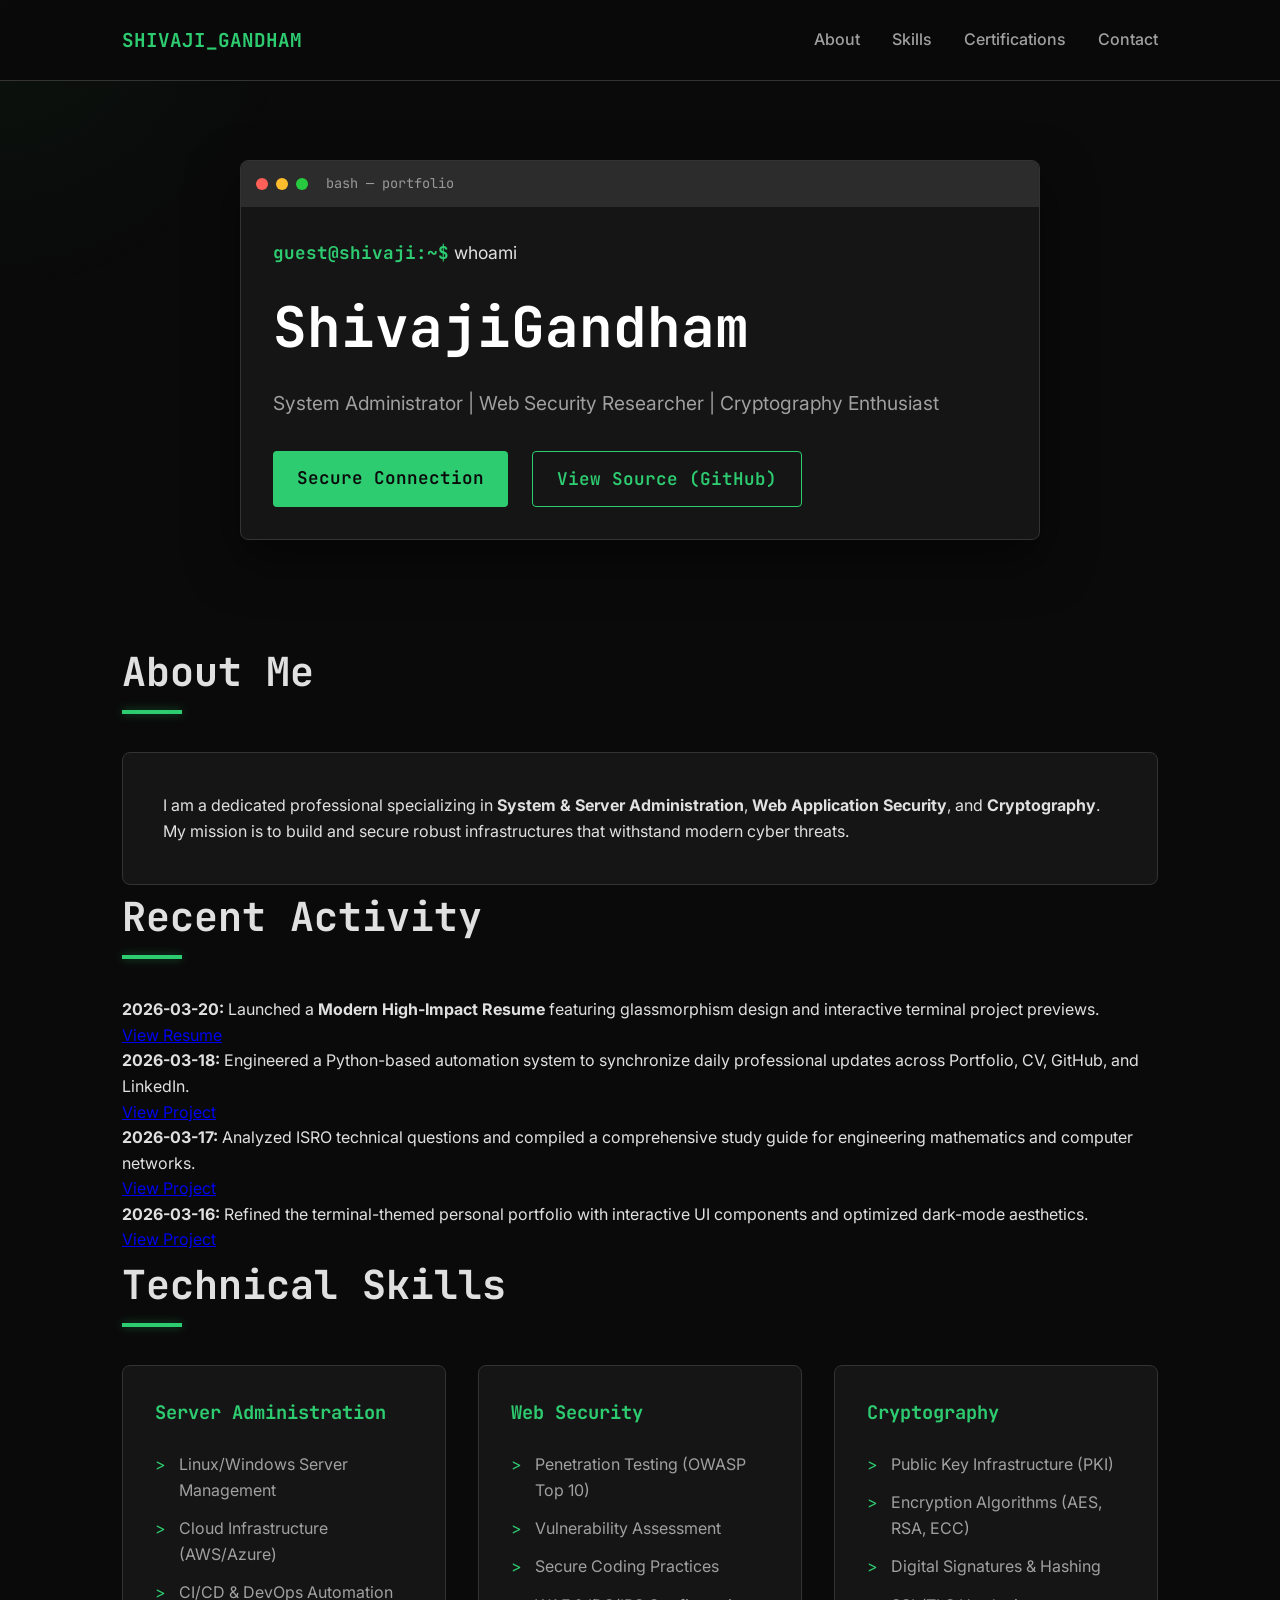
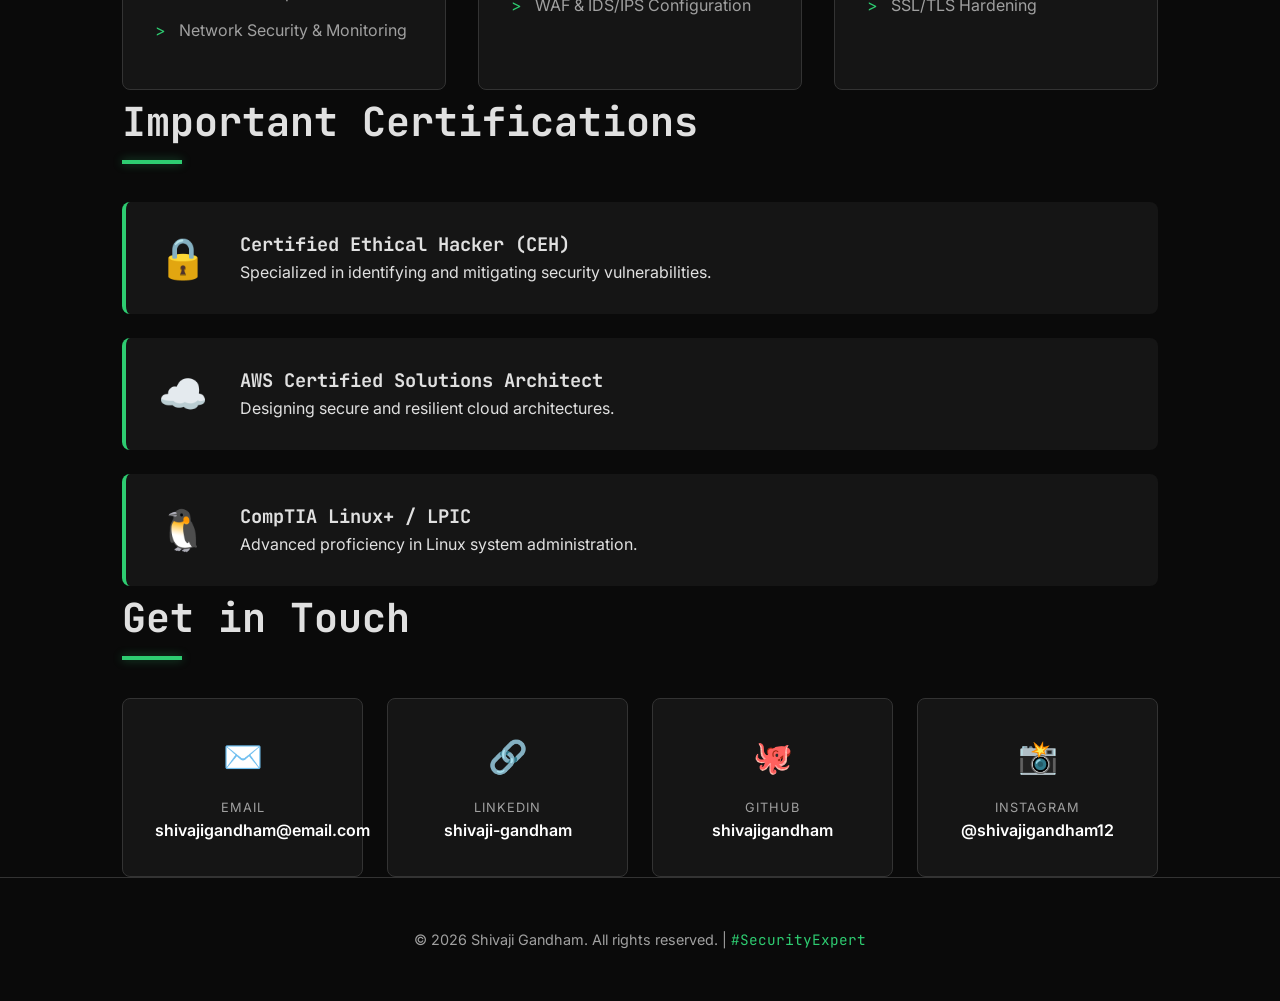
<file: index.html>
<!DOCTYPE html>
<html lang="en">
<head>
    <meta charset="UTF-8">
    <meta name="viewport" content="width=device-width, initial-scale=1.0">
    <title>Shivaji Gandham | Security Professional & SysAdmin</title>
    <link rel="stylesheet" href="style.css">
    <link rel="preconnect" href="https://fonts.googleapis.com">
    <link rel="preconnect" href="https://fonts.gstatic.com" crossorigin>
    <link href="https://fonts.googleapis.com/css2?family=JetBrains+Mono:wght@400;700&family=Inter:wght@400;600&display=swap" rel="stylesheet">
</head>
<body class="dark-mode">
    <div class="cursor-glow"></div>
    
    <header>
        <div class="container">
            <nav>
                <div class="logo">SHIVAJI_GANDHAM</div>
                <ul class="nav-links">
                    <li><a href="#about">About</a></li>
                    <li><a href="#skills">Skills</a></li>
                    <li><a href="#certifications">Certifications</a></li>
                    <li><a href="#contact">Contact</a></li>
                </ul>
            </nav>
        </div>
    </header>

    <main>
        <section id="hero" class="container">
            <div class="terminal-box">
                <div class="terminal-header">
                    <span class="dot red"></span>
                    <span class="dot yellow"></span>
                    <span class="dot green"></span>
                    <span class="terminal-title">bash — portfolio</span>
                </div>
                <div class="terminal-body">
                    <p><span class="prompt">guest@shivaji:~$</span> whoami</p>
                    <h1 id="typing-text">Shivaji Gandham</h1>
                    <p class="role">System Administrator | Web Security Researcher | Cryptography Enthusiast</p>
                    <div class="cta-buttons">
                        <a href="#contact" class="btn primary">Secure Connection</a>
                        <a href="https://github.com/shivajigandham" target="_blank" class="btn secondary">View Source (GitHub)</a>
                    </div>
                </div>
            </div>
        </section>

        <section id="about" class="container">
            <h2>About Me</h2>
            <div class="card">
                <p>
                    I am a dedicated professional specializing in <strong>System & Server Administration</strong>, 
                    <strong>Web Application Security</strong>, and <strong>Cryptography</strong>. My mission is to 
                    build and secure robust infrastructures that withstand modern cyber threats.
                </p>
            </div>
        </section>

        <section id="activity" class="container">
            <h2>Recent Activity</h2>
            <div id="activity-list" class="activity-grid">
                <!-- AUTOMATION_START -->
                <div class="activity-card">
                    <p><strong>2026-03-20:</strong> Launched a <strong>Modern High-Impact Resume</strong> featuring glassmorphism design and interactive terminal project previews.</p>
                    <a href="resume-2026.html" class="activity-link">View Resume</a>
                </div>
                <div class="activity-card">
                    <p><strong>2026-03-18:</strong> Engineered a Python-based automation system to synchronize daily professional updates across Portfolio, CV, GitHub, and LinkedIn.</p>
                    <a href="https://github.com/shivajigandham" target="_blank" class="activity-link">View Project</a>
                </div>
                <div class="activity-card">
                    <p><strong>2026-03-17:</strong> Analyzed ISRO technical questions and compiled a comprehensive study guide for engineering mathematics and computer networks.</p>
                    <a href="https://github.com/shivajigandham" target="_blank" class="activity-link">View Project</a>
                </div>
                <div class="activity-card">
                    <p><strong>2026-03-16:</strong> Refined the terminal-themed personal portfolio with interactive UI components and optimized dark-mode aesthetics.</p>
                    <a href="https://github.com/shivajigandham/portfolio-shivaji" target="_blank" class="activity-link">View Project</a>
                </div>
                <!-- AUTOMATION_END -->
            </div>
        </section>

        <section id="skills" class="container">
            <h2>Technical Skills</h2>
            <div class="skills-grid">
                <div class="skill-category">
                    <h3>Server Administration</h3>
                    <ul>
                        <li>Linux/Windows Server Management</li>
                        <li>Cloud Infrastructure (AWS/Azure)</li>
                        <li>CI/CD & DevOps Automation</li>
                        <li>Network Security & Monitoring</li>
                    </ul>
                </div>
                <div class="skill-category">
                    <h3>Web Security</h3>
                    <ul>
                        <li>Penetration Testing (OWASP Top 10)</li>
                        <li>Vulnerability Assessment</li>
                        <li>Secure Coding Practices</li>
                        <li>WAF & IDS/IPS Configuration</li>
                    </ul>
                </div>
                <div class="skill-category">
                    <h3>Cryptography</h3>
                    <ul>
                        <li>Public Key Infrastructure (PKI)</li>
                        <li>Encryption Algorithms (AES, RSA, ECC)</li>
                        <li>Digital Signatures & Hashing</li>
                        <li>SSL/TLS Hardening</li>
                    </ul>
                </div>
            </div>
        </section>

        <section id="certifications" class="container">
            <h2>Important Certifications</h2>
            <div class="cert-list">
                <div class="cert-item">
                    <span class="cert-icon">🔒</span>
                    <div class="cert-info">
                        <h3>Certified Ethical Hacker (CEH)</h3>
                        <p>Specialized in identifying and mitigating security vulnerabilities.</p>
                    </div>
                </div>
                <div class="cert-item">
                    <span class="cert-icon">☁️</span>
                    <div class="cert-info">
                        <h3>AWS Certified Solutions Architect</h3>
                        <p>Designing secure and resilient cloud architectures.</p>
                    </div>
                </div>
                <div class="cert-item">
                    <span class="cert-icon">🐧</span>
                    <div class="cert-info">
                        <h3>CompTIA Linux+ / LPIC</h3>
                        <p>Advanced proficiency in Linux system administration.</p>
                    </div>
                </div>
            </div>
        </section>

        <section id="contact" class="container">
            <h2>Get in Touch</h2>
            <div class="contact-grid">
                <a href="mailto:shivajigandham@email.com" class="contact-card">
                    <span class="icon">✉️</span>
                    <span class="label">Email</span>
                    <span class="value">shivajigandham@email.com</span>
                </a>
                <a href="https://www.linkedin.com/in/shivaji-gandham-00b8a121b/" target="_blank" class="contact-card">
                    <span class="icon">🔗</span>
                    <span class="label">LinkedIn</span>
                    <span class="value">shivaji-gandham</span>
                </a>
                <a href="https://github.com/shivajigandham" target="_blank" class="contact-card">
                    <span class="icon">🐙</span>
                    <span class="label">GitHub</span>
                    <span class="value">shivajigandham</span>
                </a>
                <a href="https://www.instagram.com/shivajigandham12/" target="_blank" class="contact-card">
                    <span class="icon">📸</span>
                    <span class="label">Instagram</span>
                    <span class="value">@shivajigandham12</span>
                </a>
            </div>
        </section>
    </main>

    <footer>
        <div class="container">
            <p>&copy; 2026 Shivaji Gandham. All rights reserved. | <span class="hash">#SecurityExpert</span></p>
        </div>
    </footer>

    <script src="script.js"></script>
</body>
</html>
</file>
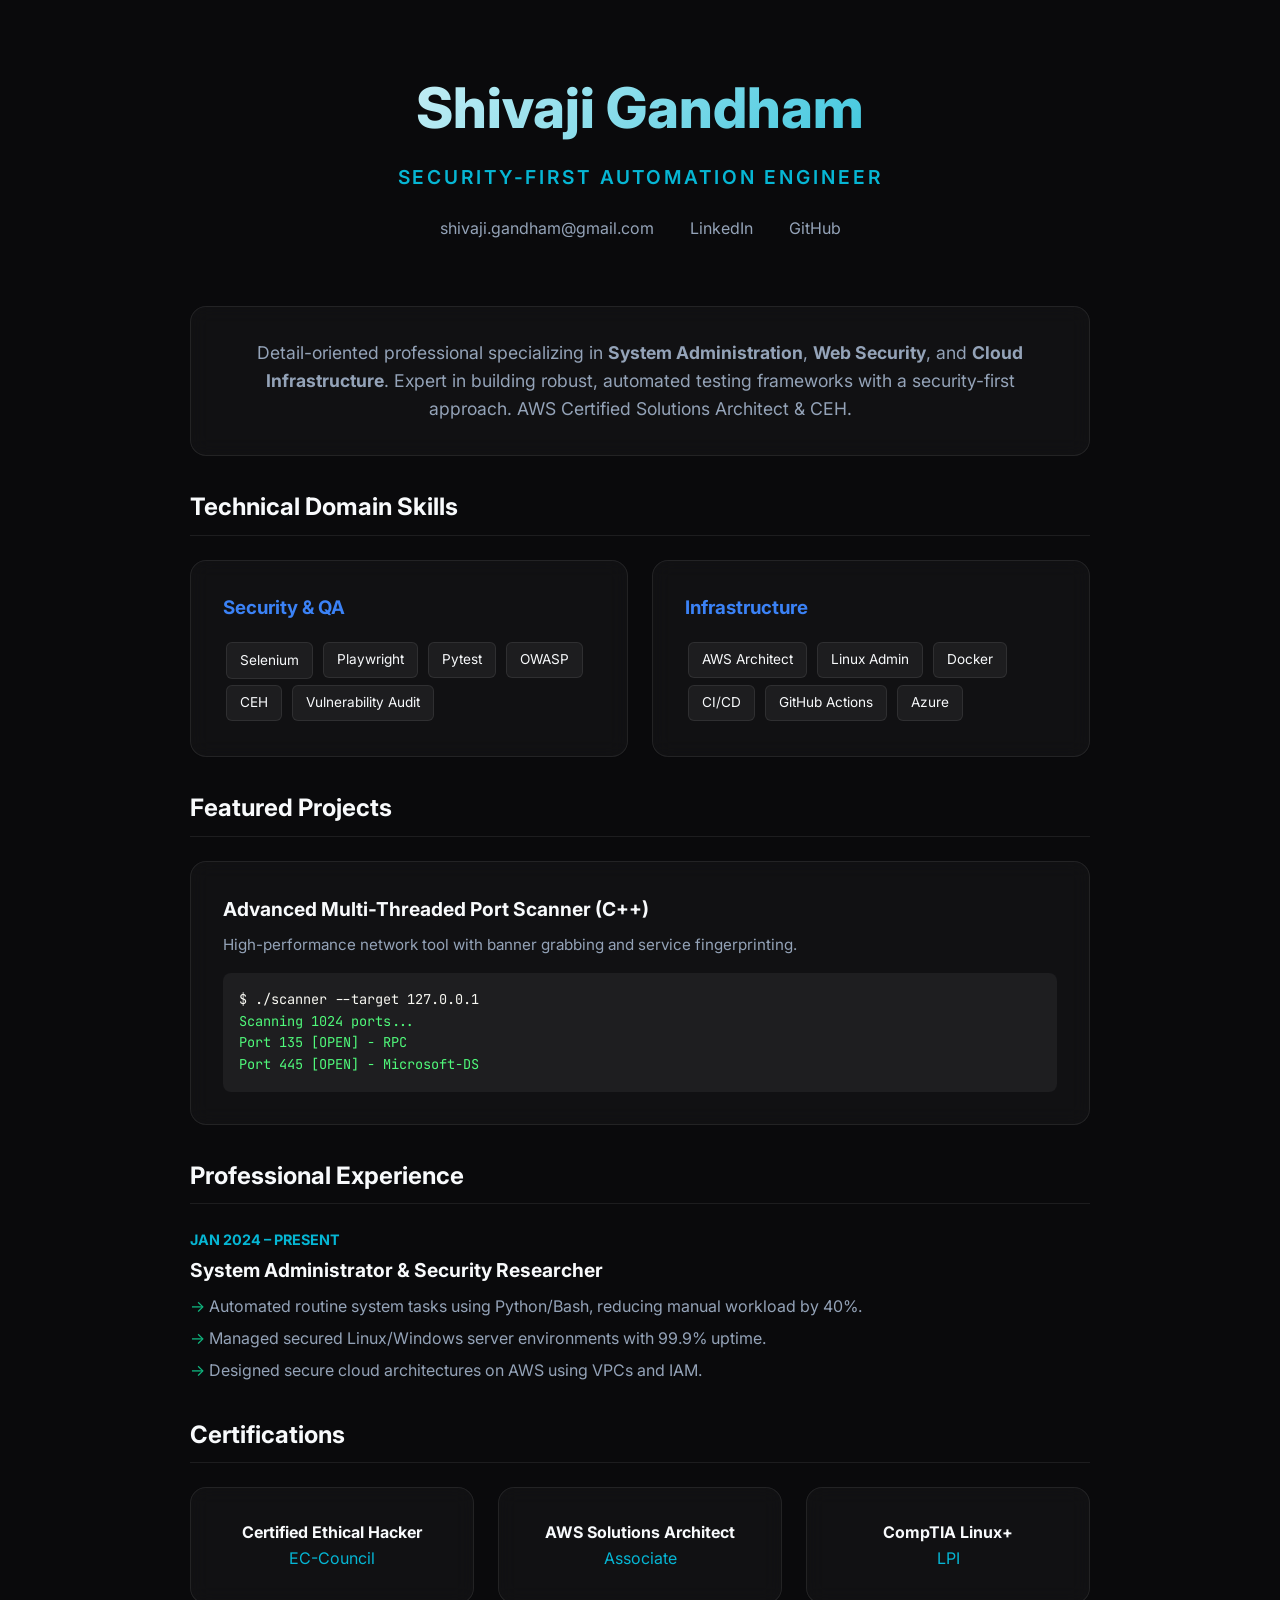
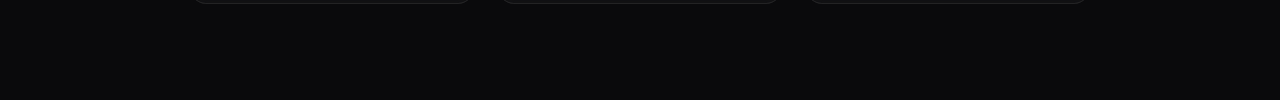
<file: resume-2026.html>
<!DOCTYPE html>
<html lang="en">
<head>
    <meta charset="UTF-8">
    <meta name="viewport" content="width=device-width, initial-scale=1.0">
    <title>Shivaji Gandham - Resume 2026</title>
    <link href="https://fonts.googleapis.com/css2?family=Inter:wght@400;500;700;800&family=JetBrains+Mono:wght@500;700&display=swap" rel="stylesheet">
    <style>
        :root {
            --bg-color: #0a0a0c;
            --card-bg: rgba(255, 255, 255, 0.03);
            --card-border: rgba(255, 255, 255, 0.08);
            --accent-primary: #3b82f6;
            --accent-secondary: #06b6d4;
            --accent-success: #10b981;
            --text-primary: #f8fafc;
            --text-secondary: #94a3b8;
        }

        * { margin: 0; padding: 0; box-sizing: border-box; }
        body {
            background-color: var(--bg-color);
            color: var(--text-primary);
            font-family: 'Inter', sans-serif;
            line-height: 1.6;
            padding: 4rem 2rem;
        }

        .container { max-width: 900px; margin: 0 auto; }

        header { text-align: center; margin-bottom: 4rem; }
        .name {
            font-size: 3.5rem; font-weight: 800;
            background: linear-gradient(135deg, #fff 0%, var(--accent-secondary) 100%);
            -webkit-background-clip: text; -webkit-text-fill-color: transparent;
            margin-bottom: 0.5rem;
        }
        .role {
            font-size: 1.2rem; color: var(--accent-secondary);
            text-transform: uppercase; letter-spacing: 0.15em; font-weight: 600;
        }

        .glass {
            background: var(--card-bg);
            border: 1px solid var(--card-border);
            border-radius: 16px;
            padding: 2rem;
            backdrop-filter: blur(10px);
            margin-bottom: 2rem;
        }

        .section-title {
            font-size: 1.5rem; font-weight: 700; margin-bottom: 1.5rem;
            display: flex; align-items: center; gap: 0.75rem;
            border-bottom: 1px solid var(--card-border); padding-bottom: 0.5rem;
        }

        .skills-grid {
            display: grid; grid-template-columns: repeat(auto-fit, minmax(250px, 1fr)); gap: 1.5rem;
        }
        .skill-tag {
            display: inline-block; background: rgba(255,255,255,0.05);
            padding: 0.4rem 0.8rem; border-radius: 6px; margin: 0.2rem;
            font-size: 0.85rem; border: 1px solid var(--card-border);
        }

        .project-terminal {
            background: #1e1e20; border-radius: 8px; padding: 1rem;
            font-family: 'JetBrains Mono', monospace; font-size: 0.85rem; margin-top: 1rem;
        }
        .command { color: #f8f8f2; }
        .output { color: #50fa7b; }

        .timeline-item { margin-bottom: 2rem; }
        .timeline-date { color: var(--accent-secondary); font-weight: 700; font-size: 0.9rem; margin-bottom: 0.25rem; }
        .timeline-title { font-size: 1.2rem; font-weight: 700; }
        ul { list-style: none; margin-top: 0.5rem; }
        li { position: relative; padding-left: 1.2rem; color: var(--text-secondary); margin-bottom: 0.4rem; }
        li::before { content: '→'; position: absolute; left: 0; color: var(--accent-success); }

        a { color: var(--text-secondary); text-decoration: none; transition: 0.2s; margin: 0 1rem; }
        a:hover { color: var(--accent-primary); }
    </style>
</head>
<body>
    <div class="container">
        <header>
            <h1 class="name">Shivaji Gandham</h1>
            <p class="role">Security-First Automation Engineer</p>
            <div style="margin-top: 1.5rem;">
                <a href="mailto:shivaji.gandham@gmail.com">shivaji.gandham@gmail.com</a>
                <a href="https://linkedin.com/in/shivaji-gandham-00b8a121b/">LinkedIn</a>
                <a href="https://github.com/shivajigandham">GitHub</a>
            </div>
        </header>

        <div class="glass">
            <p style="color: var(--text-secondary); text-align: center; font-size: 1.1rem;">
                Detail-oriented professional specializing in <b>System Administration</b>, <b>Web Security</b>, and <b>Cloud Infrastructure</b>. 
                Expert in building robust, automated testing frameworks with a security-first approach. 
                AWS Certified Solutions Architect & CEH.
            </p>
        </div>

        <h2 class="section-title">Technical Domain Skills</h2>
        <div class="skills-grid">
            <div class="glass">
                <h3 style="color: var(--accent-primary); margin-bottom: 1rem;">Security & QA</h3>
                <span class="skill-tag">Selenium</span> <span class="skill-tag">Playwright</span>
                <span class="skill-tag">Pytest</span> <span class="skill-tag">OWASP</span>
                <span class="skill-tag">CEH</span> <span class="skill-tag">Vulnerability Audit</span>
            </div>
            <div class="glass">
                <h3 style="color: var(--accent-primary); margin-bottom: 1rem;">Infrastructure</h3>
                <span class="skill-tag">AWS Architect</span> <span class="skill-tag">Linux Admin</span>
                <span class="skill-tag">Docker</span> <span class="skill-tag">CI/CD</span>
                <span class="skill-tag">GitHub Actions</span> <span class="skill-tag">Azure</span>
            </div>
        </div>

        <h2 class="section-title">Featured Projects</h2>
        <div class="glass">
            <h3 class="timeline-title">Advanced Multi-Threaded Port Scanner (C++)</h3>
            <p style="color: var(--text-secondary); font-size: 0.95rem; margin-top: 0.5rem;">
                High-performance network tool with banner grabbing and service fingerprinting.
            </p>
            <div class="project-terminal">
                <div class="command">$ ./scanner --target 127.0.0.1</div>
                <div class="output">Scanning 1024 ports...</div>
                <div class="output">Port 135 [OPEN] - RPC</div>
                <div class="output">Port 445 [OPEN] - Microsoft-DS</div>
            </div>
        </div>

        <h2 class="section-title">Professional Experience</h2>
        <div class="timeline-item">
            <p class="timeline-date">JAN 2024 – PRESENT</p>
            <h3 class="timeline-title">System Administrator & Security Researcher</h3>
            <ul>
                <li>Automated routine system tasks using Python/Bash, reducing manual workload by 40%.</li>
                <li>Managed secured Linux/Windows server environments with 99.9% uptime.</li>
                <li>Designed secure cloud architectures on AWS using VPCs and IAM.</li>
            </ul>
        </div>

        <h2 class="section-title">Certifications</h2>
        <div class="skills-grid" style="text-align: center;">
            <div class="glass"><b>Certified Ethical Hacker</b><br><span style="color: var(--accent-secondary)">EC-Council</span></div>
            <div class="glass"><b>AWS Solutions Architect</b><br><span style="color: var(--accent-secondary)">Associate</span></div>
            <div class="glass"><b>CompTIA Linux+</b><br><span style="color: var(--accent-secondary)">LPI</span></div>
        </div>
    </div>
</body>
</html>
</file>
<file: style.css>
:root {
    --bg-dark: #0a0a0a;
    --bg-card: #151515;
    --text-primary: #e0e0e0;
    --text-secondary: #a0a0a0;
    --accent: #2ecc71; /* A secure green accent */
    --accent-glow: rgba(46, 204, 113, 0.4);
    --terminal-header: #2c2c2c;
    --border: #333;
    --transition: all 0.3s cubic-bezier(0.4, 0, 0.2, 1);
}

* {
    margin: 0;
    padding: 0;
    box-sizing: border-box;
}

body {
    font-family: 'Inter', sans-serif;
    background-color: var(--bg-dark);
    color: var(--text-primary);
    line-height: 1.6;
    overflow-x: hidden;
}

h1, h2, h3, .logo, .prompt, .terminal-title, .hash {
    font-family: 'JetBrains Mono', monospace;
}

.container {
    max-width: 1100px;
    margin: 0 auto;
    padding: 0 2rem;
}

/* Header & Nav */
header {
    background: rgba(10, 10, 10, 0.95);
    backdrop-filter: blur(10px);
    position: fixed;
    width: 100%;
    z-index: 1000;
    border-bottom: 1px solid var(--border);
}

nav {
    display: flex;
    justify-content: space-between;
    align-items: center;
    height: 80px;
}

.logo {
    font-weight: 700;
    font-size: 1.2rem;
    color: var(--accent);
}

.nav-links {
    display: flex;
    list-style: none;
    gap: 2rem;
}

.nav-links a {
    text-decoration: none;
    color: var(--text-secondary);
    font-weight: 500;
    transition: var(--transition);
}

.nav-links a:hover {
    color: var(--accent);
}

/* Main Sections */
section {
    padding: 100px 0;
}

h2 {
    font-size: 2.5rem;
    margin-bottom: 3rem;
    position: relative;
    display: inline-block;
}

h2::after {
    content: '';
    position: absolute;
    bottom: -10px;
    left: 0;
    width: 60px;
    height: 4px;
    background: var(--accent);
    box-shadow: 0 0 10px var(--accent-glow);
}

/* Terminal Hero Section */
#hero {
    padding: 160px 0 100px;
    text-align: center;
}

.terminal-box {
    background: var(--bg-card);
    border: 1px solid var(--border);
    border-radius: 8px;
    overflow: hidden;
    max-width: 800px;
    margin: 0 auto;
    box-shadow: 0 20px 50px rgba(0,0,0,0.5);
    text-align: left;
}

.terminal-header {
    background: var(--terminal-header);
    padding: 12px 15px;
    display: flex;
    align-items: center;
    gap: 8px;
}

.dot {
    width: 12px;
    height: 12px;
    border-radius: 50%;
}

.red { background: #ff5f56; }
.yellow { background: #ffbd2e; }
.green { background: #27c93f; }

.terminal-title {
    margin-left: 10px;
    font-size: 0.85rem;
    color: #999;
}

.terminal-body {
    padding: 2rem;
    font-size: 1.1rem;
}

.prompt {
    color: var(--accent);
    font-weight: bold;
}

h1 {
    font-size: 3.5rem;
    margin: 1rem 0;
    color: white;
}

.role {
    font-size: 1.2rem;
    color: var(--text-secondary);
    margin-bottom: 2rem;
}

/* Buttons */
.cta-buttons {
    display: flex;
    gap: 1.5rem;
}

.btn {
    padding: 0.8rem 1.5rem;
    border-radius: 4px;
    text-decoration: none;
    font-weight: 600;
    transition: var(--transition);
    font-family: 'JetBrains Mono', monospace;
}

.btn.primary {
    background: var(--accent);
    color: #0a0a0a;
}

.btn.primary:hover {
    box-shadow: 0 0 20px var(--accent-glow);
    transform: translateY(-2px);
}

.btn.secondary {
    border: 1px solid var(--accent);
    color: var(--accent);
}

.btn.secondary:hover {
    background: rgba(46, 204, 113, 0.1);
    transform: translateY(-2px);
}

/* Cards & Grid Layouts */
.card {
    background: var(--bg-card);
    padding: 2.5rem;
    border-radius: 8px;
    border: 1px solid var(--border);
}

.skills-grid {
    display: grid;
    grid-template-columns: repeat(auto-fit, minmax(300px, 1fr));
    gap: 2rem;
}

.skill-category {
    background: var(--bg-card);
    padding: 2rem;
    border-radius: 8px;
    border: 1px solid var(--border);
    transition: var(--transition);
}

.skill-category:hover {
    border-color: var(--accent);
    transform: translateY(-5px);
}

.skill-category h3 {
    color: var(--accent);
    margin-bottom: 1.5rem;
}

.skill-category ul {
    list-style: none;
}

.skill-category li {
    margin-bottom: 0.8rem;
    position: relative;
    padding-left: 1.5rem;
    color: var(--text-secondary);
}

.skill-category li::before {
    content: '>';
    position: absolute;
    left: 0;
    color: var(--accent);
}

/* Certifications */
.cert-list {
    display: flex;
    flex-direction: column;
    gap: 1.5rem;
}

.cert-item {
    display: flex;
    align-items: center;
    gap: 2rem;
    background: var(--bg-card);
    padding: 1.5rem 2rem;
    border-radius: 8px;
    border-left: 4px solid var(--accent);
}

.cert-icon {
    font-size: 2.5rem;
}

/* Contact Grid */
.contact-grid {
    display: grid;
    grid-template-columns: repeat(auto-fit, minmax(240px, 1fr));
    gap: 1.5rem;
}

.contact-card {
    display: flex;
    flex-direction: column;
    background: var(--bg-card);
    padding: 2rem;
    border-radius: 8px;
    text-decoration: none;
    border: 1px solid var(--border);
    transition: var(--transition);
    text-align: center;
}

.contact-card:hover {
    border-color: var(--accent);
    transform: translateY(-5px);
}

.contact-card .icon {
    font-size: 2rem;
    margin-bottom: 1rem;
}

.contact-card .label {
    font-size: 0.8rem;
    text-transform: uppercase;
    color: var(--text-secondary);
    letter-spacing: 1px;
}

.contact-card .value {
    color: white;
    font-weight: 600;
}

/* Footer */
footer {
    padding: 50px 0;
    text-align: center;
    border-top: 1px solid var(--border);
    color: var(--text-secondary);
    font-size: 0.9rem;
}

.hash { color: var(--accent); }

/* Responsive */
@media (max-width: 768px) {
    h1 { font-size: 2.5rem; }
    .nav-links { display: none; }
    .cta-buttons { flex-direction: column; }
}

/* Cursor Glow Effect */
.cursor-glow {
    position: fixed;
    width: 600px;
    height: 600px;
    background: radial-gradient(circle, rgba(46, 204, 113, 0.05) 0%, transparent 70%);
    pointer-events: none;
    z-index: -1;
    transform: translate(-50%, -50%);
}
</file>
